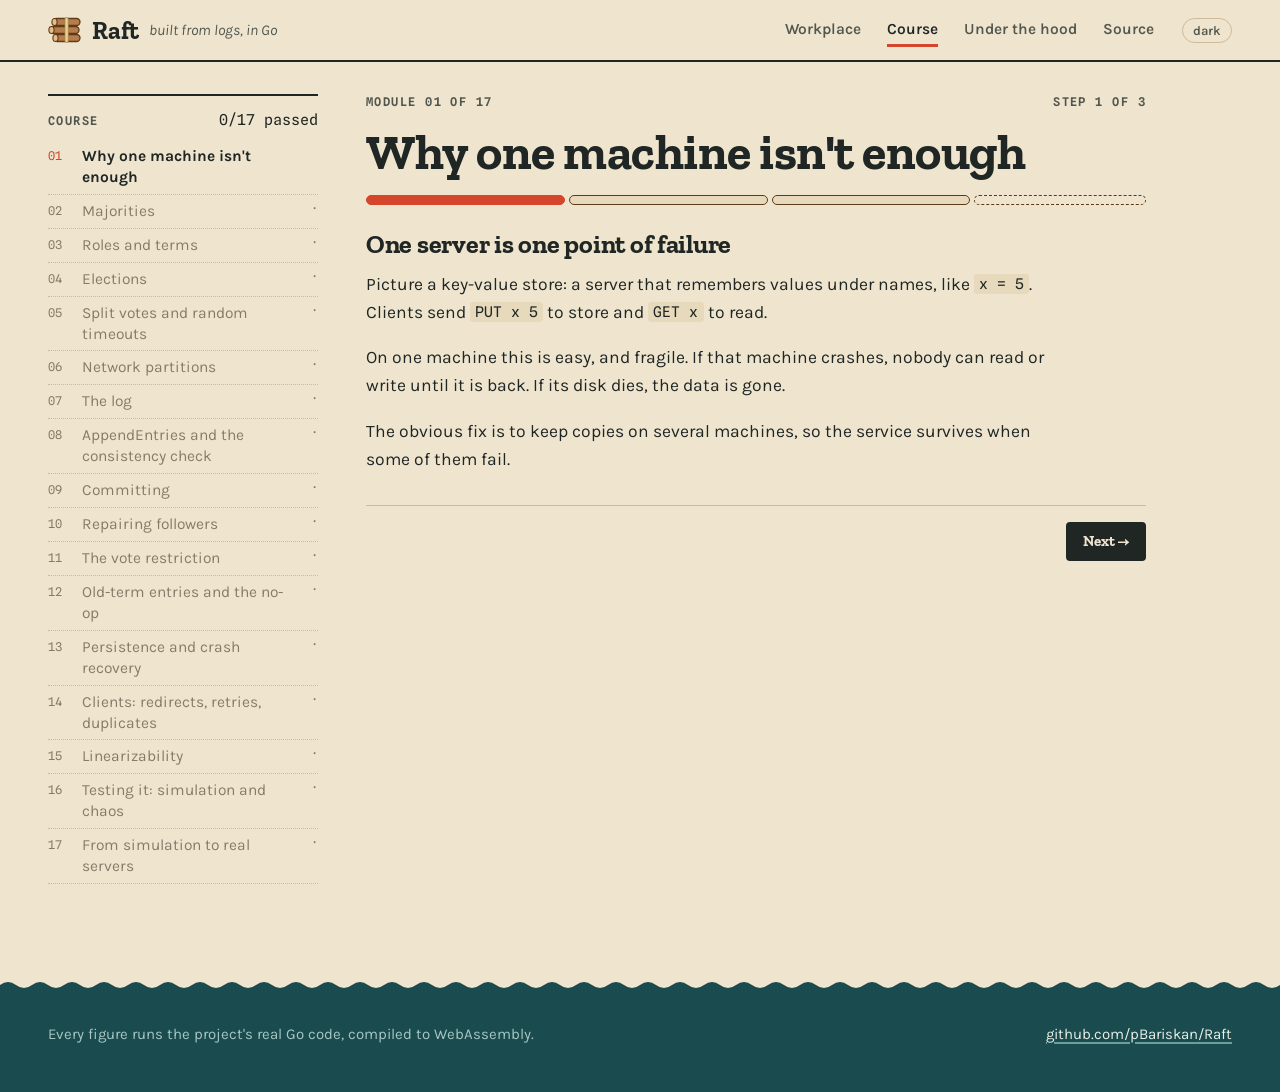
<file: web/course.html>
<!doctype html>
<html lang="en">
<head>
<meta charset="utf-8">
<meta name="viewport" content="width=device-width, initial-scale=1">
<title>Course · Raft</title>
<meta name="description" content="Learn how Raft works, step by step, on a live cluster running the real implementation. Seventeen short modules, each ending with a few questions.">
<link rel="preconnect" href="https://fonts.googleapis.com">
<link rel="preconnect" href="https://fonts.gstatic.com" crossorigin>
<link href="https://fonts.googleapis.com/css2?family=Zilla+Slab:ital,wght@0,500;0,700;1,500&family=Karla:ital,wght@0,400;0,600;0,700;1,400&family=Spline+Sans+Mono:wght@400;600&display=swap" rel="stylesheet">
<link rel="stylesheet" href="css/site.css">
<link rel="stylesheet" href="css/course.css">
</head>
<body>
<header class="masthead"><div class="wrap">
  <a class="brand" href="./"><svg viewBox="0 0 34 26" aria-hidden="true"><g fill="#b57d4b" stroke="#5f3a18" stroke-width="1.3"><rect x="5" y="1.5" width="27" height="7" rx="3.5"/><rect x="2" y="9.5" width="29" height="7" rx="3.5"/><rect x="6" y="17.5" width="26" height="7" rx="3.5"/></g><g fill="#e4be88" stroke="#5f3a18" stroke-width="1.1"><ellipse cx="6.5" cy="5" rx="2.6" ry="3.5"/><ellipse cx="3.5" cy="13" rx="2.6" ry="3.5"/><ellipse cx="7.5" cy="21" rx="2.6" ry="3.5"/></g><rect x="17" y="0.5" width="3.2" height="25" rx="1.6" fill="#ead39b" stroke="#a88a4a" stroke-width=".8"/></svg><b>Raft</b><em>built from logs, in Go</em></a>
  <nav class="nav">
    <a href="workplace.html">Workplace</a>
    <a href="course.html" aria-current="page">Course</a>
    <a href="under-the-hood.html">Under the hood</a>
    <a class="gh" href="https://github.com/pBariskan/Raft">Source</a>
  </nav>
  <button class="theme-toggle" type="button">dark</button>
</div></header>

<main class="wrap course">
  <aside class="toc" id="toc" aria-label="Modules">
    <details open id="toc-details">
      <summary><span class="label">Course</span> <span class="mono small" id="toc-progress"></span></summary>
      <ol id="toc-list"></ol>
      <label class="check small unlock"><input type="checkbox" id="unlock-all"> I know Raft already: open every module</label>
      <button class="btn small" id="reset-progress" type="button">Reset progress</button>
    </details>
  </aside>
  <article class="lesson" id="lesson" aria-live="polite">
    <div class="loading">Loading…</div>
  </article>
</main>

<footer class="footer"><div class="wrap">
  <span>Every figure runs the project's real Go code, compiled to WebAssembly.</span>
  <a href="https://github.com/pBariskan/Raft">github.com/pBariskan/Raft</a>
</div></footer>
<script type="module" src="js/course.js"></script>
</body>
</html>
</file>
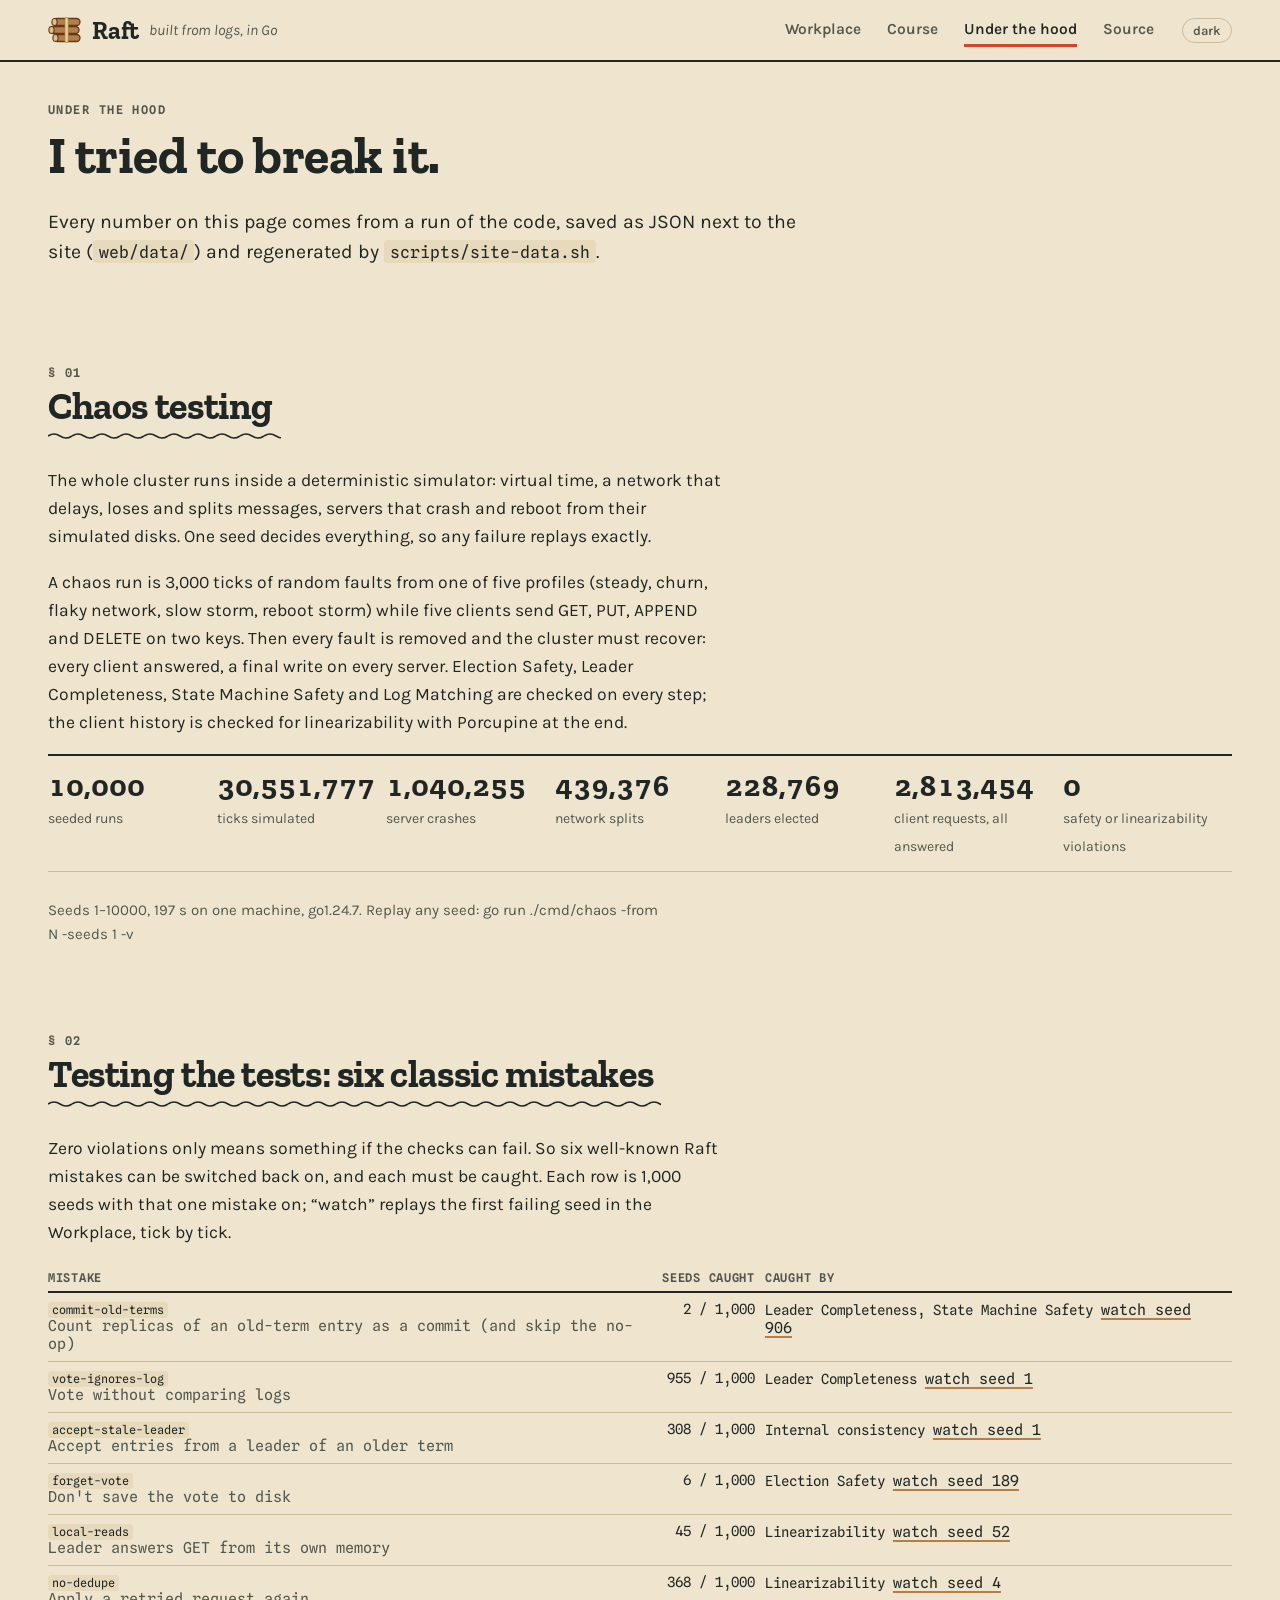
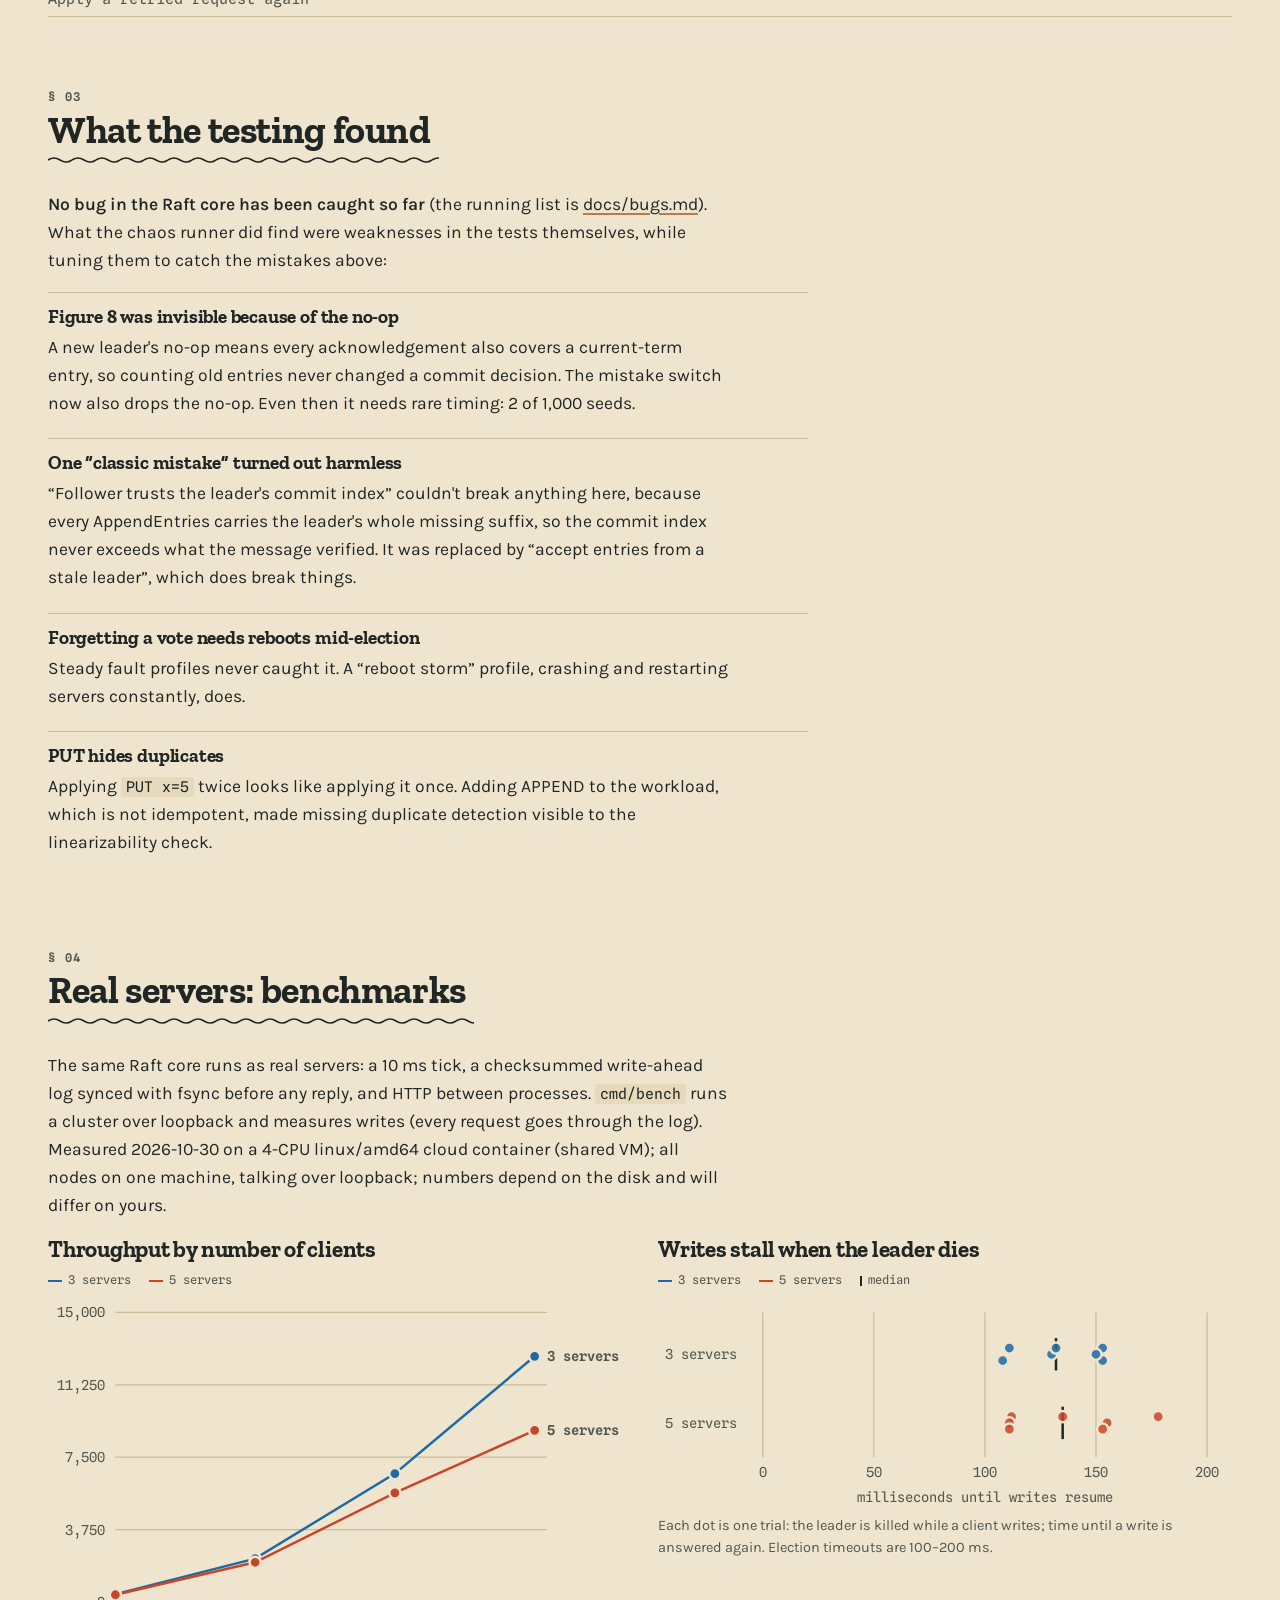
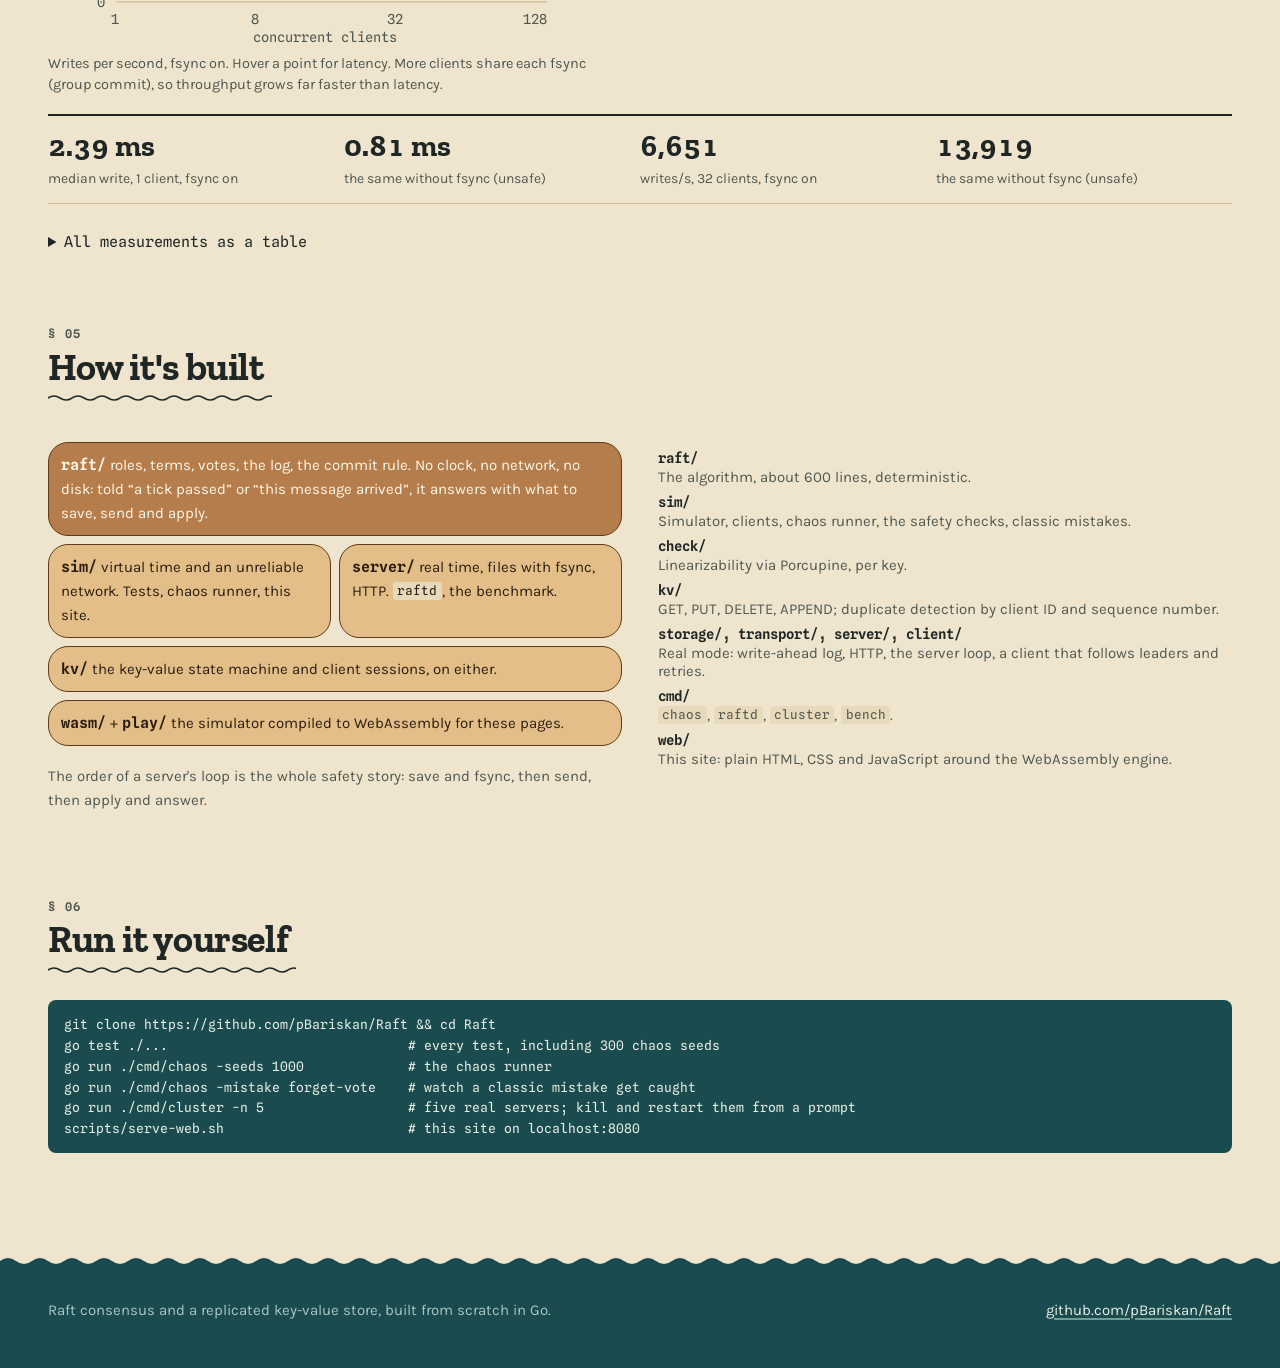
<file: web/under-the-hood.html>
<!doctype html>
<html lang="en">
<head>
<meta charset="utf-8">
<meta name="viewport" content="width=device-width, initial-scale=1">
<title>Under the hood · Raft</title>
<meta name="description" content="How the Raft implementation was tested (chaos runs, classic mistakes, linearizability), benchmarks of real servers, and how the code is put together.">
<link rel="preconnect" href="https://fonts.googleapis.com">
<link rel="preconnect" href="https://fonts.gstatic.com" crossorigin>
<link href="https://fonts.googleapis.com/css2?family=Zilla+Slab:ital,wght@0,500;0,700;1,500&family=Karla:ital,wght@0,400;0,600;0,700;1,400&family=Spline+Sans+Mono:wght@400;600&display=swap" rel="stylesheet">
<link rel="stylesheet" href="css/site.css">
<link rel="stylesheet" href="css/pages.css">
</head>
<body>
<header class="masthead"><div class="wrap">
  <a class="brand" href="./"><svg viewBox="0 0 34 26" aria-hidden="true"><g fill="#b57d4b" stroke="#5f3a18" stroke-width="1.3"><rect x="5" y="1.5" width="27" height="7" rx="3.5"/><rect x="2" y="9.5" width="29" height="7" rx="3.5"/><rect x="6" y="17.5" width="26" height="7" rx="3.5"/></g><g fill="#e4be88" stroke="#5f3a18" stroke-width="1.1"><ellipse cx="6.5" cy="5" rx="2.6" ry="3.5"/><ellipse cx="3.5" cy="13" rx="2.6" ry="3.5"/><ellipse cx="7.5" cy="21" rx="2.6" ry="3.5"/></g><rect x="17" y="0.5" width="3.2" height="25" rx="1.6" fill="#ead39b" stroke="#a88a4a" stroke-width=".8"/></svg><b>Raft</b><em>built from logs, in Go</em></a>
  <nav class="nav">
    <a href="workplace.html">Workplace</a>
    <a href="course.html">Course</a>
    <a href="under-the-hood.html" aria-current="page">Under the hood</a>
    <a class="gh" href="https://github.com/pBariskan/Raft">Source</a>
  </nav>
  <button class="theme-toggle" type="button">dark</button>
</div></header>

<main class="wrap">
  <header class="hero-text" style="padding:40px 0 8px">
    <p class="label">Under the hood</p>
    <h1 style="font-size:clamp(34px,5vw,52px)">I tried to break it.</h1>
    <p class="lede prose-col">Every number on this page comes from a run of the code, saved as JSON next to the site
      (<code>web/data/</code>) and regenerated by <code>scripts/site-data.sh</code>.</p>
  </header>

  <section class="section" id="chaos">
    <div class="section-head"><p class="label">§ 01</p><h2>Chaos testing</h2></div>
    <div class="prose-col">
      <p>The whole cluster runs inside a deterministic simulator: virtual time, a network that delays, loses and
        splits messages, servers that crash and reboot from their simulated disks. One seed decides everything,
        so any failure replays exactly.</p>
      <p>A chaos run is 3,000 ticks of random faults from one of five profiles (steady, churn, flaky network, slow
        storm, reboot storm) while five clients send GET, PUT, APPEND and DELETE on two keys. Then every fault is
        removed and the cluster must recover: every client answered, a final write on every server. Election
        Safety, Leader Completeness, State Machine Safety and Log Matching are checked on every step; the client
        history is checked for linearizability with Porcupine at the end.</p>
    </div>
    <div class="stats" id="chaos-stats"></div>
    <p class="small muted" id="chaos-meta"></p>
  </section>

  <section class="section" id="mistakes">
    <div class="section-head"><p class="label">§ 02</p><h2>Testing the tests: six classic mistakes</h2></div>
    <div class="prose-col">
      <p>Zero violations only means something if the checks can fail. So six well-known Raft mistakes can be switched
        back on, and each must be caught. Each row is 1,000 seeds with that one mistake on; “watch” replays the first
        failing seed in the Workplace, tick by tick.</p>
    </div>
    <div id="mistake-table"></div>
  </section>

  <section class="section" id="lessons">
    <div class="section-head"><p class="label">§ 03</p><h2>What the testing found</h2></div>
    <div class="prose-col">
      <p><b>No bug in the Raft core has been caught so far</b> (the running list is
        <a href="https://github.com/pBariskan/Raft/blob/main/docs/bugs.md">docs/bugs.md</a>). What the chaos runner did
        find were weaknesses in the tests themselves, while tuning them to catch the mistakes above:</p>
      <div class="story"><h3>Figure 8 was invisible because of the no-op</h3>
        <p>A new leader's no-op means every acknowledgement also covers a current-term entry, so counting old entries
          never changed a commit decision. The mistake switch now also drops the no-op. Even then it needs rare timing:
          2 of 1,000 seeds.</p></div>
      <div class="story"><h3>One “classic mistake” turned out harmless</h3>
        <p>“Follower trusts the leader's commit index” couldn't break anything here, because every AppendEntries carries
          the leader's whole missing suffix, so the commit index never exceeds what the message verified. It was
          replaced by “accept entries from a stale leader”, which does break things.</p></div>
      <div class="story"><h3>Forgetting a vote needs reboots mid-election</h3>
        <p>Steady fault profiles never caught it. A “reboot storm” profile, crashing and restarting servers
          constantly, does.</p></div>
      <div class="story"><h3>PUT hides duplicates</h3>
        <p>Applying <code>PUT x=5</code> twice looks like applying it once. Adding APPEND to the workload, which is not
          idempotent, made missing duplicate detection visible to the linearizability check.</p></div>
    </div>
  </section>

  <section class="section" id="bench">
    <div class="section-head"><p class="label">§ 04</p><h2>Real servers: benchmarks</h2></div>
    <div class="prose-col">
      <p>The same Raft core runs as real servers: a 10 ms tick, a checksummed write-ahead log synced with fsync before
        any reply, and HTTP between processes. <code>cmd/bench</code> runs a cluster over loopback and measures writes
        (every request goes through the log). <span id="bench-machine"></span></p>
    </div>
    <div class="two">
      <figure>
        <h3>Throughput by number of clients</h3>
        <div class="chart-legend"><span><i style="background:var(--c1)"></i>3 servers</span><span><i style="background:var(--c2)"></i>5 servers</span></div>
        <div class="chart" id="tput"></div>
        <figcaption>Writes per second, fsync on. Hover a point for latency. More clients share each fsync (group
          commit), so throughput grows far faster than latency.</figcaption>
      </figure>
      <figure>
        <h3>Writes stall when the leader dies</h3>
        <div class="chart-legend"><span><i style="background:var(--c1)"></i>3 servers</span><span><i style="background:var(--c2)"></i>5 servers</span><span><i style="background:var(--ink);height:10px;width:2px"></i>median</span></div>
        <div class="chart" id="failover"></div>
        <figcaption>Each dot is one trial: the leader is killed while a client writes; time until a write is answered
          again. Election timeouts are 100–200 ms.</figcaption>
      </figure>
    </div>
    <div class="stats" id="fsync-stats"></div>
    <details><summary class="mono small">All measurements as a table</summary><div id="bench-table" style="margin-top:10px"></div></details>
  </section>

  <section class="section" id="arch">
    <div class="section-head"><p class="label">§ 05</p><h2>How it's built</h2></div>
    <div class="two">
      <div>
        <div class="layers">
          <div class="layer core"><b>raft/</b> roles, terms, votes, the log, the commit rule. No clock, no network,
            no disk: told “a tick passed” or “this message arrived”, it answers with what to save, send and apply.</div>
          <div class="layer-row">
            <div class="layer"><b>sim/</b> virtual time and an unreliable network. Tests, chaos runner, this site.</div>
            <div class="layer"><b>server/</b> real time, files with fsync, HTTP. <code>raftd</code>, the benchmark.</div>
          </div>
          <div class="layer"><b>kv/</b> the key-value state machine and client sessions, on either.</div>
          <div class="layer"><b>wasm/</b> + <b>play/</b> the simulator compiled to WebAssembly for these pages.</div>
        </div>
        <p class="small muted">The order of a server's loop is the whole safety story: save and fsync, then send,
          then apply and answer.</p>
      </div>
      <dl class="repo">
        <dt>raft/</dt><dd>The algorithm, about 600 lines, deterministic.</dd>
        <dt>sim/</dt><dd>Simulator, clients, chaos runner, the safety checks, classic mistakes.</dd>
        <dt>check/</dt><dd>Linearizability via Porcupine, per key.</dd>
        <dt>kv/</dt><dd>GET, PUT, DELETE, APPEND; duplicate detection by client ID and sequence number.</dd>
        <dt>storage/, transport/, server/, client/</dt><dd>Real mode: write-ahead log, HTTP, the server loop, a client that follows leaders and retries.</dd>
        <dt>cmd/</dt><dd><code>chaos</code>, <code>raftd</code>, <code>cluster</code>, <code>bench</code>.</dd>
        <dt>web/</dt><dd>This site: plain HTML, CSS and JavaScript around the WebAssembly engine.</dd>
      </dl>
    </div>
  </section>

  <section class="section" id="run">
    <div class="section-head"><p class="label">§ 06</p><h2>Run it yourself</h2></div>
<pre class="cmd">git clone https://github.com/pBariskan/Raft && cd Raft
go test ./...                              # every test, including 300 chaos seeds
go run ./cmd/chaos -seeds 1000             # the chaos runner
go run ./cmd/chaos -mistake forget-vote    # watch a classic mistake get caught
go run ./cmd/cluster -n 5                  # five real servers; kill and restart them from a prompt
scripts/serve-web.sh                       # this site on localhost:8080</pre>
  </section>
</main>

<footer class="footer"><div class="wrap">
  <span>Raft consensus and a replicated key-value store, built from scratch in Go.</span>
  <a href="https://github.com/pBariskan/Raft">github.com/pBariskan/Raft</a>
</div></footer>
<script type="module" src="js/hood.js"></script>
</body>
</html>
</file>
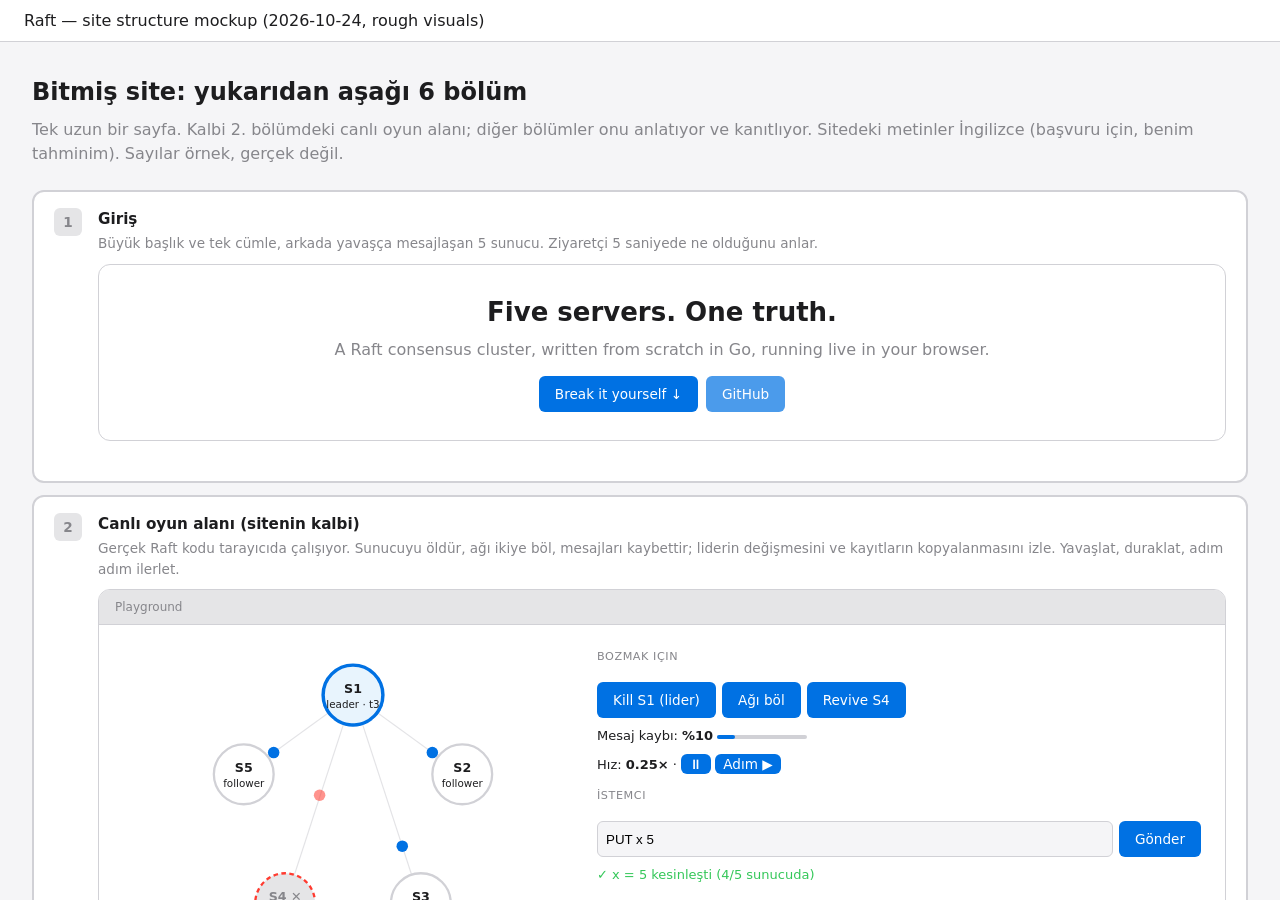
<file: docs/mockups/site-sections.html>
<!DOCTYPE html>
<html>
<head>
  <meta charset="utf-8">
  <title>Superpowers Brainstorming</title>
  <style>
    /*
     * BRAINSTORM COMPANION FRAME TEMPLATE
     *
     * This template provides a consistent frame with:
     * - OS-aware light/dark theming
     * - Header branding and connection status
     * - Scrollable main content area
     * - CSS helpers for common UI patterns
     *
     * Content is injected via placeholder comment in #frame-content.
     */

    * { box-sizing: border-box; margin: 0; padding: 0; }
    html, body { height: 100%; overflow: hidden; }

    /* ===== THEME VARIABLES ===== */
    :root {
      --bg-primary: #f5f5f7;
      --bg-secondary: #ffffff;
      --bg-tertiary: #e5e5e7;
      --border: #d1d1d6;
      --text-primary: #1d1d1f;
      --text-secondary: #86868b;
      --text-tertiary: #aeaeb2;
      --accent: #0071e3;
      --accent-hover: #0077ed;
      --success: #34c759;
      --warning: #ff9f0a;
      --error: #ff3b30;
      --selected-bg: #e8f4fd;
      --selected-border: #0071e3;
    }

    @media (prefers-color-scheme: dark) {
      :root {
        --bg-primary: #1d1d1f;
        --bg-secondary: #2d2d2f;
        --bg-tertiary: #3d3d3f;
        --border: #424245;
        --text-primary: #f5f5f7;
        --text-secondary: #86868b;
        --text-tertiary: #636366;
        --accent: #0a84ff;
        --accent-hover: #409cff;
        --selected-bg: rgba(10, 132, 255, 0.15);
        --selected-border: #0a84ff;
      }
    }

    body {
      font-family: system-ui, -apple-system, BlinkMacSystemFont, sans-serif;
      background: var(--bg-primary);
      color: var(--text-primary);
      display: flex;
      flex-direction: column;
      line-height: 1.5;
    }

    /* ===== FRAME STRUCTURE ===== */
    .brand { display: flex; align-items: center; min-width: 0; overflow: hidden; color: var(--text-secondary); line-height: 1; }
    .brand a { color: inherit; text-decoration: none; display: flex; align-items: center; gap: 0.5rem; min-width: 0; max-width: 100%; line-height: 1; }
    .brand-copy { display: block; min-width: 0; overflow: hidden; text-overflow: ellipsis; white-space: nowrap; line-height: 1; transform: translateY(-1px); }
    .brand-logo { display: block; height: 1em; width: auto; max-width: 180px; flex-shrink: 0; filter: invert(1); }
    @media (prefers-color-scheme: dark) {
      .brand-logo { filter: none; }
    }
    .status { font-size: 0.7rem; color: var(--status-color, var(--success)); display: flex; align-items: center; gap: 0.4rem; justify-self: end; white-space: nowrap; line-height: 1; }
    .status::before { content: ''; width: 6px; height: 6px; background: var(--status-color, var(--success)); border-radius: 50%; }

    .main { flex: 1; overflow-y: auto; }
    #frame-content { padding: 2rem; min-height: 100%; }

    .header {
      background: var(--bg-secondary);
      border-bottom: 1px solid var(--border);
      padding: 0.5rem 1.5rem;
      flex-shrink: 0;
      display: grid;
      grid-template-columns: minmax(0, 1fr) auto;
      align-items: center;
      gap: 1rem;
      min-height: 42px;
    }
    .header .brand { justify-self: start; width: 100%; font-size: 0.75rem; line-height: 1; }
    .header .status { grid-column: 2; line-height: 1; }
    .header span {
      font-size: 0.75rem;
      color: var(--text-secondary);
    }
    .header .selected-text {
      color: var(--accent);
      font-weight: 500;
    }

    /* ===== TYPOGRAPHY ===== */
    h2 { font-size: 1.5rem; font-weight: 600; margin-bottom: 0.5rem; }
    h3 { font-size: 1.1rem; font-weight: 600; margin-bottom: 0.25rem; }
    .subtitle { color: var(--text-secondary); margin-bottom: 1.5rem; }
    .section { margin-bottom: 2rem; }
    .label { font-size: 0.7rem; color: var(--text-secondary); text-transform: uppercase; letter-spacing: 0.05em; margin-bottom: 0.5rem; }

    /* ===== OPTIONS (for A/B/C choices) ===== */
    .options { display: flex; flex-direction: column; gap: 0.75rem; }
    .option {
      background: var(--bg-secondary);
      border: 2px solid var(--border);
      border-radius: 12px;
      padding: 1rem 1.25rem;
      cursor: pointer;
      transition: all 0.15s ease;
      display: flex;
      align-items: flex-start;
      gap: 1rem;
    }
    .option:hover { border-color: var(--accent); }
    .option.selected { background: var(--selected-bg); border-color: var(--selected-border); }
    .option .letter {
      background: var(--bg-tertiary);
      color: var(--text-secondary);
      width: 1.75rem; height: 1.75rem;
      border-radius: 6px;
      display: flex; align-items: center; justify-content: center;
      font-weight: 600; font-size: 0.85rem; flex-shrink: 0;
    }
    .option.selected .letter { background: var(--accent); color: white; }
    .option .content { flex: 1; }
    .option .content h3 { font-size: 0.95rem; margin-bottom: 0.15rem; }
    .option .content p { color: var(--text-secondary); font-size: 0.85rem; margin: 0; }

    /* ===== CARDS (for showing designs/mockups) ===== */
    .cards { display: grid; grid-template-columns: repeat(auto-fit, minmax(280px, 1fr)); gap: 1rem; }
    .card {
      background: var(--bg-secondary);
      border: 1px solid var(--border);
      border-radius: 12px;
      overflow: hidden;
      cursor: pointer;
      transition: all 0.15s ease;
    }
    .card:hover { border-color: var(--accent); transform: translateY(-2px); box-shadow: 0 4px 12px rgba(0,0,0,0.1); }
    .card.selected { border-color: var(--selected-border); border-width: 2px; }
    .card-image { background: var(--bg-tertiary); aspect-ratio: 16/10; display: flex; align-items: center; justify-content: center; }
    .card-body { padding: 1rem; }
    .card-body h3 { margin-bottom: 0.25rem; }
    .card-body p { color: var(--text-secondary); font-size: 0.85rem; }

    /* ===== MOCKUP CONTAINER ===== */
    .mockup {
      background: var(--bg-secondary);
      border: 1px solid var(--border);
      border-radius: 12px;
      overflow: hidden;
      margin-bottom: 1.5rem;
    }
    .mockup-header {
      background: var(--bg-tertiary);
      padding: 0.5rem 1rem;
      font-size: 0.75rem;
      color: var(--text-secondary);
      border-bottom: 1px solid var(--border);
    }
    .mockup-body { padding: 1.5rem; }

    /* ===== SPLIT VIEW (side-by-side comparison) ===== */
    .split { display: grid; grid-template-columns: 1fr 1fr; gap: 1.5rem; }
    @media (max-width: 700px) { .split { grid-template-columns: 1fr; } }

    /* ===== PROS/CONS ===== */
    .pros-cons { display: grid; grid-template-columns: 1fr 1fr; gap: 1rem; margin: 1rem 0; }
    .pros, .cons { background: var(--bg-secondary); border-radius: 8px; padding: 1rem; }
    .pros h4 { color: var(--success); font-size: 0.85rem; margin-bottom: 0.5rem; }
    .cons h4 { color: var(--error); font-size: 0.85rem; margin-bottom: 0.5rem; }
    .pros ul, .cons ul { margin-left: 1.25rem; font-size: 0.85rem; color: var(--text-secondary); }
    .pros li, .cons li { margin-bottom: 0.25rem; }

    /* ===== PLACEHOLDER (for mockup areas) ===== */
    .placeholder {
      background: var(--bg-tertiary);
      border: 2px dashed var(--border);
      border-radius: 8px;
      padding: 2rem;
      text-align: center;
      color: var(--text-tertiary);
    }

    /* ===== INLINE MOCKUP ELEMENTS ===== */
    .mock-nav { background: var(--accent); color: white; padding: 0.75rem 1rem; display: flex; gap: 1.5rem; font-size: 0.9rem; }
    .mock-sidebar { background: var(--bg-tertiary); padding: 1rem; min-width: 180px; }
    .mock-content { padding: 1.5rem; flex: 1; }
    .mock-button { background: var(--accent); color: white; border: none; padding: 0.5rem 1rem; border-radius: 6px; font-size: 0.85rem; }
    .mock-input { background: var(--bg-primary); border: 1px solid var(--border); border-radius: 6px; padding: 0.5rem; width: 100%; }
  </style>
</head>
<body>
  <div class="header">
    <div>Raft — site structure mockup (2026-10-24, rough visuals)</div>
  </div>

  <div class="main">
    <div id="frame-content">
      <h2>Bitmiş site: yukarıdan aşağı 6 bölüm</h2>
<p class="subtitle">Tek uzun bir sayfa. Kalbi 2. bölümdeki canlı oyun alanı; diğer bölümler onu anlatıyor ve kanıtlıyor. Sitedeki metinler İngilizce (başvuru için, benim tahminim). Sayılar örnek, gerçek değil.</p>

<div class="options" data-multiselect>

  <div class="option" data-choice="hero">
    <div class="letter">1</div>
    <div class="content">
      <h3>Giriş</h3>
      <p>Büyük başlık ve tek cümle, arkada yavaşça mesajlaşan 5 sunucu. Ziyaretçi 5 saniyede ne olduğunu anlar.</p>
      <div class="mockup" style="margin-top:10px">
        <div class="mockup-body" style="text-align:center;padding:28px 16px">
          <div style="font-size:26px;font-weight:700">Five servers. One truth.</div>
          <div style="color:var(--text-secondary);margin-top:6px">A Raft consensus cluster, written from scratch in Go, running live in your browser.</div>
          <div style="margin-top:14px;display:flex;gap:8px;justify-content:center">
            <span class="mock-button">Break it yourself ↓</span>
            <span class="mock-button" style="opacity:.7">GitHub</span>
          </div>
        </div>
      </div>
    </div>
  </div>

  <div class="option" data-choice="playground">
    <div class="letter">2</div>
    <div class="content">
      <h3>Canlı oyun alanı (sitenin kalbi)</h3>
      <p>Gerçek Raft kodu tarayıcıda çalışıyor. Sunucuyu öldür, ağı ikiye böl, mesajları kaybettir; liderin değişmesini ve kayıtların kopyalanmasını izle. Yavaşlat, duraklat, adım adım ilerlet.</p>

      <div class="mockup" style="margin-top:10px">
        <div class="mockup-header">Playground</div>
        <div class="mockup-body" style="display:flex;gap:14px;flex-wrap:wrap">

          <svg viewBox="0 0 400 270" style="flex:1 1 320px;min-width:280px;max-width:460px">
            <g stroke="var(--border)" stroke-width="1" opacity=".6">
              <line x1="200" y1="40" x2="295" y2="109"/><line x1="200" y1="40" x2="259" y2="221"/>
              <line x1="200" y1="40" x2="141" y2="221"/><line x1="200" y1="40" x2="105" y2="109"/>
            </g>
            <g fill="var(--accent)">
              <circle r="5"><animateMotion dur="1.4s" repeatCount="indefinite" path="M200,40 L295,109"/></circle>
              <circle r="5"><animateMotion dur="1.4s" repeatCount="indefinite" path="M200,40 L259,221"/></circle>
              <circle r="5"><animateMotion dur="1.4s" repeatCount="indefinite" path="M200,40 L105,109"/></circle>
            </g>
            <circle r="5" fill="var(--error)"><animateMotion dur="1.4s" repeatCount="indefinite" path="M200,40 L160,160"/><animate attributeName="opacity" values="1;1;0" dur="1.4s" repeatCount="indefinite"/></circle>

            <g font-size="11" text-anchor="middle" fill="var(--text-primary)">
              <circle cx="200" cy="40" r="26" fill="var(--selected-bg)" stroke="var(--accent)" stroke-width="3"/>
              <text x="200" y="38" font-weight="700">S1</text><text x="200" y="51" font-size="9">leader · t3</text>

              <circle cx="295" cy="109" r="26" fill="var(--bg-secondary)" stroke="var(--border)" stroke-width="2"/>
              <text x="295" y="107" font-weight="700">S2</text><text x="295" y="120" font-size="9">follower</text>

              <circle cx="259" cy="221" r="26" fill="var(--bg-secondary)" stroke="var(--border)" stroke-width="2"/>
              <text x="259" y="219" font-weight="700">S3</text><text x="259" y="232" font-size="9">follower</text>

              <circle cx="141" cy="221" r="26" fill="var(--bg-tertiary)" stroke="var(--error)" stroke-width="2" stroke-dasharray="4 3"/>
              <text x="141" y="219" font-weight="700" fill="var(--text-secondary)">S4 ✕</text><text x="141" y="232" font-size="9" fill="var(--error)">down</text>

              <circle cx="105" cy="109" r="26" fill="var(--bg-secondary)" stroke="var(--border)" stroke-width="2"/>
              <text x="105" y="107" font-weight="700">S5</text><text x="105" y="120" font-size="9">follower</text>
            </g>
            <text x="200" y="262" font-size="10" text-anchor="middle" fill="var(--text-secondary)">mavi nokta = kalp atışı · kırmızı = kaybolan mesaj</text>
          </svg>

          <div style="flex:1 1 200px;display:flex;flex-direction:column;gap:8px;font-size:13px">
            <div class="label">Bozmak için</div>
            <div style="display:flex;flex-wrap:wrap;gap:6px">
              <span class="mock-button">Kill S1 (lider)</span>
              <span class="mock-button">Ağı böl</span>
              <span class="mock-button">Revive S4</span>
            </div>
            <div>Mesaj kaybı: <b>%10</b> <span style="display:inline-block;width:90px;height:4px;background:var(--border);vertical-align:middle;border-radius:2px"><span style="display:block;width:20%;height:4px;background:var(--accent);border-radius:2px"></span></span></div>
            <div>Hız: <b>0.25×</b> · <span class="mock-button" style="padding:2px 8px">⏸</span> <span class="mock-button" style="padding:2px 8px">Adım ▶</span></div>
            <div class="label" style="margin-top:6px">İstemci</div>
            <div style="display:flex;gap:6px"><input class="mock-input" value="PUT x 5" style="flex:1"><span class="mock-button">Gönder</span></div>
            <div style="color:var(--success)">✓ x = 5 kesinleşti (4/5 sunucuda)</div>
          </div>
        </div>

        <div class="mockup-body" style="display:flex;gap:14px;flex-wrap:wrap;border-top:1px solid var(--border);font-size:12px">
          <div style="flex:1 1 260px">
            <div class="label">Her sunucunun kaydı (log) — dolu kutu = kesinleşti</div>
            <div style="font-family:ui-monospace,monospace;line-height:1.9">
              S1 <span style="background:var(--accent);color:#fff;padding:1px 5px">1</span> <span style="background:var(--accent);color:#fff;padding:1px 5px">1</span> <span style="background:var(--accent);color:#fff;padding:1px 5px">3</span> <span style="border:1px solid var(--accent);padding:0 5px">3</span><br>
              S2 <span style="background:var(--accent);color:#fff;padding:1px 5px">1</span> <span style="background:var(--accent);color:#fff;padding:1px 5px">1</span> <span style="background:var(--accent);color:#fff;padding:1px 5px">3</span> <span style="border:1px solid var(--accent);padding:0 5px">3</span><br>
              S3 <span style="background:var(--accent);color:#fff;padding:1px 5px">1</span> <span style="background:var(--accent);color:#fff;padding:1px 5px">1</span> <span style="background:var(--accent);color:#fff;padding:1px 5px">3</span><br>
              S4 <span style="background:var(--text-tertiary);color:#fff;padding:1px 5px">1</span> <span style="color:var(--text-secondary)">← geride kaldı</span><br>
              S5 <span style="background:var(--accent);color:#fff;padding:1px 5px">1</span> <span style="background:var(--accent);color:#fff;padding:1px 5px">1</span> <span style="background:var(--accent);color:#fff;padding:1px 5px">3</span> <span style="border:1px solid var(--accent);padding:0 5px">3</span>
            </div>
          </div>
          <div style="flex:1 1 220px">
            <div class="label">Olay akışı</div>
            <div style="font-family:ui-monospace,monospace;line-height:1.7;color:var(--text-secondary)">
              t2 · S2'nin kalp atışı kesildi<br>
              t3 · S1 aday oldu, 4/5 oy aldı → lider<br>
              t3 · S4 kapandı<br>
              t3 · PUT x 5 → 4/5 onay → kesinleşti
            </div>
          </div>
        </div>
      </div>
    </div>
  </div>

  <div class="option" data-choice="scenarios">
    <div class="letter">3</div>
    <div class="content">
      <h3>Rehberli senaryolar</h3>
      <p>Raft'ı bilmeyen birine adım adım anlatan kısa hikâyeler. Her biri oyun alanında oynar, her adımda bir cümle açıklama çıkar. "Görsel olarak anlatma" kısmı burası.</p>
      <div class="cards" style="margin-top:10px">
        <div class="card"><div class="card-body"><h3>Lider çökerse</h3><p>Kalp atışı kesilir, seçim başlar, yeni lider gelir.</p></div></div>
        <div class="card"><div class="card-body"><h3>Ağ ikiye bölünürse</h3><p>Azınlık tarafı neden yazamaz? Çoğunluk kuralı.</p></div></div>
        <div class="card"><div class="card-body"><h3>Eski lider geri dönerse</h3><p>Kendini hâlâ lider sanır; dönem numarası onu durdurur.</p></div></div>
        <div class="card"><div class="card-body"><h3>Mesajlar kaybolursa</h3><p>Tekrar denemeler; hiçbir kesinleşmiş kayıt kaybolmaz.</p></div></div>
      </div>
    </div>
  </div>

  <div class="option" data-choice="chaos">
    <div class="letter">4</div>
    <div class="content">
      <h3>Kaos testleri: "Kırmaya çalıştım"</h3>
      <p>Binlerce rastgele felaket senaryosu ve her birinden sonra "veri tutarlı mı?" kontrolü. Artı: testlerin yakaladığı gerçek hataların kısa hikâyesi. Mühendisleri en çok etkileyen kısım muhtemelen bu.</p>
      <div style="display:flex;gap:10px;flex-wrap:wrap;margin-top:10px">
        <div class="mockup" style="flex:1;min-width:140px"><div class="mockup-body" style="text-align:center"><div style="font-size:24px;font-weight:700">10.000</div><div style="color:var(--text-secondary);font-size:12px">rastgele senaryo (örnek)</div></div></div>
        <div class="mockup" style="flex:1;min-width:140px"><div class="mockup-body" style="text-align:center"><div style="font-size:24px;font-weight:700;color:var(--success)">0</div><div style="color:var(--text-secondary);font-size:12px">tutarlılık hatası</div></div></div>
        <div class="mockup" style="flex:2;min-width:220px"><div class="mockup-body" style="font-size:12px"><b>Bug #2:</b> ağ bölünmesi + yeniden başlatma aynı anda olunca eski lider bir kaydı ezdi. Test 3.412. senaryoda yakaladı, düzeltmesi şu commit.</div></div>
      </div>
    </div>
  </div>

  <div class="option" data-choice="architecture">
    <div class="letter">5</div>
    <div class="content">
      <h3>Nasıl kuruldu</h3>
      <p>Katmanları gösteren bir diyagram. Vurgu: aynı Raft kodu hem gerçek ağda (bilgisayarında ayrı süreçler) hem tarayıcıda simüle ağda çalışıyor.</p>
      <div class="mockup" style="margin-top:10px"><div class="mockup-body" style="font-size:12px">
        <div style="display:grid;grid-template-columns:1fr;gap:6px;max-width:420px;margin:0 auto;text-align:center">
          <div class="placeholder" style="padding:8px">İstemci: PUT / GET</div>
          <div class="placeholder" style="padding:8px">Veritabanı (key-value durum makinesi)</div>
          <div class="placeholder" style="padding:8px;border-color:var(--accent)"><b>Raft çekirdeği</b> — lider seçimi, kayıt kopyalama</div>
          <div style="display:grid;grid-template-columns:1fr 1fr;gap:6px">
            <div class="placeholder" style="padding:8px">Ağ: gerçek TCP <i>ya da</i> simüle</div>
            <div class="placeholder" style="padding:8px">Disk: kayıt dosyası (WAL)</div>
          </div>
        </div>
      </div></div>
    </div>
  </div>

  <div class="option" data-choice="writeup">
    <div class="letter">6</div>
    <div class="content">
      <h3>Ölçümler ve yazı</h3>
      <p>Gerçek modda 3 ve 5 sunuculu kümenin hız ölçümleri (saniyede kaç yazma, gecikme). Altında "Raft'ı yazarken öğrendiklerim" yazısı ve GitHub linki. Mülakatta konuşacağın her şey burada özetli.</p>
    </div>
  </div>

</div>

    </div>
  </div>

</body>
</html>
</file>
<file: web/css/site.css>
/* Raft — site styles. Design notes: docs/design.md
   A raft of logs: the page is the shore (sand), every live machine floats on the sea, each server is
   a wooden log, rope lashes together the servers that can talk, the leader flies the flag. */

:root {
  /* shore */
  --paper: #efe5cf; --paper-2: #e6d9bc; --paper-3: #d8c7a3;
  --ink: #1f2624; --ink-2: #51574e; --ink-3: #847c6a; --rule: #cbbb98;
  /* meanings */
  --signal: #b8381e; --signal-soft: #f0cdbd;   /* elections, alerts: the flag */
  --wire: #1d5a5f; --wire-soft: #cfe0da;       /* replication: the sea */
  --client: #7f5c0c; --client-soft: #efdfae;   /* clients: rope */
  --ok: #2c6a3a; --ok-soft: #cfe2c6;
  /* sea */
  --sea: #1f5b60; --sea-2: #194b4f; --sea-3: #2f777c; --foam: #e8efe6; --foam-2: #a8c7c2; --foam-3: #6f9d99;
  /* wood and rope */
  --wood: #b57d4b; --wood-2: #8a5729; --wood-3: #5f3a18; --grain: #e4be88; --ring: #bb8b53;
  --rope: #ead39b; --rope-2: #a88a4a; --flag: #d4452b;
  --grey-log: #6a6a60; --grey-log-2: #45453f;
  /* entries, painted on the logs by term */
  --t1: #ecd6a6; --t2: #a6cbbb; --t3: #e8ae93; --t4: #b9c3e3; --t5: #edc06a; --t6: #cdb1d6; --t7: #b0d8cf; --t8: #e0c2a2;
  --seg-ink: #2b1d0e;
  /* charts (validated against the sand and the night page) */
  --c1: #1f6aa5; --c2: #c8452a;
  --display: "Zilla Slab", "Rockwell", Georgia, serif;
  --sans: "Karla", "Helvetica Neue", Arial, sans-serif;
  --mono: "Spline Sans Mono", ui-monospace, "SF Mono", Menlo, Consolas, monospace;
  --wave-rule: url("data:image/svg+xml,%3Csvg xmlns='http://www.w3.org/2000/svg' width='24' height='8'%3E%3Cpath d='M0 4 q6 -4 12 0 t12 0' fill='none' stroke='%231f2624' stroke-width='1.6'/%3E%3C/svg%3E");
  --gutter: 28px;
  color-scheme: light;
}

@media (prefers-color-scheme: dark) {
  :root:not([data-theme="light"]) {
    --paper: #0f1c1e; --paper-2: #152729; --paper-3: #1e3335;
    --ink: #ece4d2; --ink-2: #a9b3aa; --ink-3: #74807a; --rule: #2a3e40;
    --signal: #f0704f; --signal-soft: #4a2015;
    --wire: #82c6c4; --wire-soft: #173c3e;
    --client: #e6b84f; --client-soft: #3e300d;
    --ok: #77c98d; --ok-soft: #173a22;
    --sea: #123c40; --sea-2: #0c2d30; --sea-3: #1f585c;
    --c1: #4a9ad8; --c2: #e8673f;
    --wave-rule: url("data:image/svg+xml,%3Csvg xmlns='http://www.w3.org/2000/svg' width='24' height='8'%3E%3Cpath d='M0 4 q6 -4 12 0 t12 0' fill='none' stroke='%23ece4d2' stroke-width='1.6'/%3E%3C/svg%3E");
    color-scheme: dark;
  }
}
:root[data-theme="dark"] {
  --paper: #0f1c1e; --paper-2: #152729; --paper-3: #1e3335;
  --ink: #ece4d2; --ink-2: #a9b3aa; --ink-3: #74807a; --rule: #2a3e40;
  --signal: #f0704f; --signal-soft: #4a2015;
  --wire: #82c6c4; --wire-soft: #173c3e;
  --client: #e6b84f; --client-soft: #3e300d;
  --ok: #77c98d; --ok-soft: #173a22;
  --sea: #123c40; --sea-2: #0c2d30; --sea-3: #1f585c;
  --c1: #4a9ad8; --c2: #e8673f;
  --wave-rule: url("data:image/svg+xml,%3Csvg xmlns='http://www.w3.org/2000/svg' width='24' height='8'%3E%3Cpath d='M0 4 q6 -4 12 0 t12 0' fill='none' stroke='%23ece4d2' stroke-width='1.6'/%3E%3C/svg%3E");
  color-scheme: dark;
}

*, *::before, *::after { box-sizing: border-box; }
html { -webkit-text-size-adjust: 100%; }
body {
  margin: 0;
  background: var(--paper);
  color: var(--ink);
  font: 17.5px/1.6 var(--sans);
  font-feature-settings: "kern", "liga";
}
img, svg { display: block; max-width: 100%; }
a { color: inherit; text-decoration-color: var(--wood); text-decoration-thickness: 2px; text-underline-offset: 3px; }
a:hover { color: var(--signal); text-decoration-color: var(--signal); }
:focus-visible { outline: 2px solid var(--flag); outline-offset: 2px; }
::selection { background: var(--rope); color: #1f2624; }

h1, h2, h3, h4 { font-family: var(--display); font-weight: 700; line-height: 1.05; margin: 0 0 .5em; letter-spacing: -0.01em; }
h1 { font-size: clamp(42px, 6.4vw, 80px); line-height: .98; }
h2 { font-size: clamp(28px, 3.4vw, 38px); }
h3 { font-size: 23px; }
h4 { font-size: 19px; }
p { margin: 0 0 1em; max-width: 68ch; }
b, strong { font-weight: 600; }
code, kbd, .mono { font-family: var(--mono); font-size: .84em; }
code { background: var(--paper-2); padding: .1em .35em; border-radius: 3px; }
small, .small { font-size: 15px; }
.muted { color: var(--ink-2); }
.label {
  font: 600 12px/1.3 var(--mono);
  letter-spacing: .12em;
  text-transform: uppercase;
  color: var(--ink-2);
}
hr { border: 0; height: 8px; margin: 32px 0; background: var(--wave-rule) repeat-x left center; }

/* ---------- page frame ---------- */

.wrap { max-width: 1240px; margin: 0 auto; padding: 0 var(--gutter); }
.masthead { background: var(--paper); position: sticky; top: 0; z-index: 20; border-bottom: 2px solid var(--ink); }
.masthead .wrap { display: flex; align-items: center; gap: 28px; height: 60px; }
.brand { display: flex; align-items: center; gap: 10px; text-decoration: none; white-space: nowrap; }
.brand svg { width: 34px; height: 26px; flex: none; }
.brand b { font: 700 25px/1 var(--display); letter-spacing: -.01em; }
.brand em { font: italic 400 15px var(--sans); color: var(--ink-2); }
.brand:hover { color: var(--ink); }
.nav { display: flex; gap: 26px; margin-left: auto; font: 600 15.5px var(--sans); }
.nav a { text-decoration: none; color: var(--ink-2); padding: 6px 0; border-bottom: 3px solid transparent; }
.nav a:hover { color: var(--ink); }
.nav a[aria-current="page"] { color: var(--ink); border-bottom-color: var(--flag); }
.theme-toggle { background: none; border: 1.5px solid var(--rule); color: var(--ink-2); font: 600 13px var(--sans); padding: 4px 10px; cursor: pointer; border-radius: 20px; }
.theme-toggle:hover { color: var(--ink); border-color: var(--ink-2); }
@media (max-width: 760px) {
  .masthead .wrap { gap: 14px; }
  .nav { gap: 14px; font-size: 14px; }
  .nav .gh { display: none; }
  .theme-toggle { display: none; }
  .brand em { display: none; }
}
@media (max-width: 400px) { .nav { gap: 11px; font-size: 13.5px; } .brand svg { display: none; } }

.footer { background: var(--sea-2); color: var(--foam-2); margin-top: 90px; padding: 34px 0 46px; font-size: 15px; position: relative; }
.footer::before { content: ""; position: absolute; left: 0; right: 0; top: -9px; height: 10px; background: var(--sea-2); -webkit-mask: url("data:image/svg+xml,%3Csvg xmlns='http://www.w3.org/2000/svg' width='32' height='10'%3E%3Cpath d='M0 10 V6 q8 -6 16 0 t16 0 V10 z'/%3E%3C/svg%3E") repeat-x; mask: url("data:image/svg+xml,%3Csvg xmlns='http://www.w3.org/2000/svg' width='32' height='10'%3E%3Cpath d='M0 10 V6 q8 -6 16 0 t16 0 V10 z'/%3E%3C/svg%3E") repeat-x; }
.footer .wrap { display: flex; gap: 24px; flex-wrap: wrap; justify-content: space-between; }
.footer a { color: var(--foam); text-decoration-color: var(--foam-3); }

.section { padding: 64px 0 8px; }
.section-head { margin-bottom: 26px; }
.section-head .label { margin: 0 0 6px; }
.section-head h2 { margin: 0; padding: 0 8px 14px 0; background: var(--wave-rule) repeat-x left bottom / 24px 8px; max-width: max-content; }

/* ---------- controls ---------- */

.btn {
  display: inline-flex; align-items: center; gap: 8px;
  font: 700 15px/1 var(--display);
  padding: 10px 15px;
  border: 2px solid var(--ink);
  border-radius: 4px;
  background: transparent;
  color: var(--ink);
  cursor: pointer;
  text-decoration: none;
  white-space: nowrap;
}
.btn:hover { background: var(--paper-2); color: var(--ink); }
.btn.primary { background: var(--ink); color: var(--paper); }
.btn.primary:hover { background: var(--flag); border-color: var(--flag); color: #fff; }
.btn.danger { border-color: var(--signal); color: var(--signal); }
.btn.danger:hover { background: var(--signal); color: #fff; }
.btn.small { padding: 7px 10px; font-size: 13.5px; border-width: 1.5px; }
.btn[disabled] { opacity: .45; cursor: not-allowed; }
.btn[aria-pressed="true"] { background: var(--ink); color: var(--paper); }
.btn-row { display: flex; flex-wrap: wrap; gap: 8px; }

input[type="text"], input[type="number"], select {
  font: 14px var(--mono);
  color: var(--ink);
  background: var(--paper-2);
  border: 1.5px solid var(--rule);
  border-bottom-color: var(--ink-2);
  padding: 7px 8px;
  border-radius: 4px;
  min-width: 0;
}
input[type="range"] { accent-color: var(--wood-2); width: 100%; }
label.field { display: grid; gap: 4px; font: 600 12px var(--mono); letter-spacing: .06em; color: var(--ink-2); }
label.check { display: flex; gap: 8px; align-items: baseline; font-size: 15px; cursor: pointer; }
label.check input { accent-color: var(--wood-2); }

/* ---------- the sea (every live figure floats on it) ---------- */

figure { margin: 0; }
.figure { background: var(--sea); border-radius: 8px; position: relative; overflow: hidden; }
figcaption, .caption { font: 14.5px/1.5 var(--sans); color: var(--ink-2); padding: 8px 0 0; }
figcaption b, .caption b { color: var(--ink); font-weight: 600; }

/* ---------- the raft (cluster drawing) ---------- */

.cluster { width: 100%; height: auto; user-select: none; -webkit-user-select: none; touch-action: manipulation; }
.cluster text { font-family: var(--mono); }
.cluster .water { fill: var(--sea); }
.cluster .waves path { fill: none; stroke: var(--sea-3); stroke-width: 2; stroke-linecap: round; }
.cluster .tick-label { font-size: 11px; fill: var(--foam-3); }
.cluster .hatch-line { stroke: rgba(43, 29, 14, .35); stroke-width: 2.2; }
.cluster .node { cursor: default; }
.cluster.interactive .node { cursor: pointer; }
.cluster .node-g { transition: transform .5s cubic-bezier(.3,.7,.3,1); }
.cluster .node > * { transition: transform .5s cubic-bezier(.3,.7,.3,1), opacity .4s; }
.cluster .node .ripple { fill: none; stroke: var(--foam-3); stroke-width: 1.2; opacity: 0; }
.cluster .node .shadow { fill: var(--sea-2); }
.cluster .node .box { fill: var(--wood); stroke: var(--wood-3); stroke-width: 1.6; }
.cluster .node .grain { fill: var(--grain); stroke: var(--wood-3); stroke-width: 1.6; }
.cluster .node .ring { fill: none; stroke: var(--ring); stroke-width: 1.2; }
.cluster .node .name { font-size: 11px; font-weight: 600; fill: var(--wood-3); }
.cluster .node .status { font-size: 11px; fill: var(--foam-2); paint-order: stroke; stroke: var(--sea); stroke-width: 4px; stroke-linejoin: round; }
.cluster .node .slot { stroke: var(--wood-2); stroke-width: 1; opacity: .5; }
.cluster .node .timer-bg { fill: var(--sea-2); stroke: var(--foam-3); stroke-width: .8; }
.cluster .node .timer { fill: var(--foam-2); transition: width .12s linear; }
.cluster .node .seg { stroke: rgba(43, 29, 14, .45); stroke-width: 1; }
.cluster .node .seg.unknown { fill: var(--wood-2); stroke: none; }
.cluster .node .seg.unc { fill-opacity: .55; stroke-dasharray: 2.5 2; }
.cluster .node .seg-hatch { fill: url(#hatch); }
.cluster .node .seg-term { font-size: 10px; font-weight: 600; fill: var(--seg-ink); }
.cluster .node .seg-noop { fill: none; stroke: var(--seg-ink); stroke-width: 1; }
.cluster .node .seg-more { font-size: 12px; fill: var(--wood-3); }
.cluster .node .flag { display: none; }
.cluster .node .mast { stroke: var(--foam); stroke-width: 2.5; stroke-linecap: round; }
.cluster .node .cloth { fill: var(--flag); }
.cluster .node .flag-text { font-size: 10px; font-weight: 700; fill: #fff; }
.cluster .node.leader .flag { display: block; }
.cluster .node.leader .status { fill: var(--foam); font-weight: 600; }
.cluster .node.leader .timer-bg, .cluster .node.leader .timer { display: none; }
.cluster .node.candidate .flag { display: block; }
.cluster .node.candidate .cloth { fill: none; stroke: var(--rope); stroke-width: 2; stroke-dasharray: 4 3; }
.cluster .node.candidate .flag-text { fill: var(--rope); }
.cluster .node.candidate .status { fill: var(--rope); }
.cluster .node.candidate .timer { fill: var(--rope); }
.cluster .node.down > :not(.ripple):not(.status):not(title) { transform: translateY(6px); }
.cluster .node.down .box { fill: var(--grey-log); stroke: var(--grey-log-2); }
.cluster .node.down .grain { fill: #8f8c80; stroke: var(--grey-log-2); }
.cluster .node.down .ring { stroke: #77746a; }
.cluster .node.down .segs { opacity: .35; }
.cluster .node.down .name { fill: #3a3a34; }
.cluster .node.down .status { fill: var(--foam-3); }
.cluster .node.down .ripple { opacity: .8; }
.cluster .node.down .timer-bg, .cluster .node.down .timer { display: none; }
.cluster .node.selected .box { stroke: var(--foam); stroke-width: 2.5; }
.cluster .node:focus-visible { outline: none; }
.cluster .node:focus-visible .box { stroke: var(--rope); stroke-width: 2.5; }
.cluster .node .mark { display: none; fill: var(--flag); }
.cluster .node.marked .mark { display: block; }
.cluster .rope { stroke: var(--rope); stroke-width: 5; stroke-linecap: round; }
.cluster .rope.slack { stroke-width: 2; stroke-dasharray: 3 5; opacity: .7; }
.cluster .fault { fill: none; stroke: var(--foam); stroke-width: 2; stroke-linecap: round; opacity: .9; }
.cluster .fault-label { font-size: 10.5px; fill: var(--foam); font-style: italic; }
.cluster .trail { fill: none; stroke: var(--foam); stroke-width: 1; opacity: .16; }
.cluster .trail.vote, .cluster .trail.vote-resp { stroke: var(--flag); opacity: .35; }
.cluster .vote-msg { fill: var(--flag); stroke: var(--sea-2); stroke-width: 1; }
.cluster .vote-msg.hollow { fill: var(--sea); stroke: var(--flag); stroke-width: 1.8; }
.cluster .app-msg { fill: var(--foam); }
.cluster .app-msg.heartbeat { fill: var(--sea); stroke: var(--foam); stroke-width: 1.3; }
.cluster .app-msg.hollow { fill: var(--sea); stroke: var(--flag); stroke-width: 1.6; }
.cluster .msg-count { font-size: 9.5px; fill: var(--foam); font-weight: 700; }
.cluster .client-msg { fill: var(--rope); }
.cluster .client-msg.hollow { fill: var(--sea); stroke: var(--rope); stroke-width: 1.6; }
.cluster .puff { stroke: var(--foam); stroke-width: 1.8; fill: none; }
.cluster .client .hull { fill: var(--wood-2); stroke: var(--wood-3); stroke-width: 1.4; }
.cluster .client.busy .hull { fill: var(--rope-2); }
.cluster .client text { font-size: 11px; fill: var(--foam); font-weight: 600; }
.cluster .client .cmd { font-size: 9.5px; fill: var(--grain); font-weight: 400; }
.cluster .client.busy .cmd { fill: #fff6dc; }
.term-1 { fill: var(--t1); background: var(--t1); } .term-2 { fill: var(--t2); background: var(--t2); }
.term-3 { fill: var(--t3); background: var(--t3); } .term-4 { fill: var(--t4); background: var(--t4); }
.term-5 { fill: var(--t5); background: var(--t5); } .term-6 { fill: var(--t6); background: var(--t6); }
.term-7 { fill: var(--t7); background: var(--t7); } .term-0 { fill: var(--t8); background: var(--t8); }

.legend { display: flex; flex-wrap: wrap; gap: 6px 18px; font: 13px var(--sans); color: var(--foam-2); padding: 10px 14px 12px; background: var(--sea-2); border-radius: 0 0 8px 8px; }
.figure:has(+ .legend) { border-radius: 8px 8px 0 0; }
.legend i { display: inline-block; width: 10px; height: 10px; margin-right: 6px; vertical-align: -1px; }
.legend .l-vote { background: var(--flag); border-radius: 50%; }
.legend .l-app { background: var(--foam); }
.legend .l-hb { border: 1.4px solid var(--foam); }
.legend .l-client { background: var(--rope); transform: rotate(45deg) scale(.85); }
.legend .l-lost { color: var(--foam); font-style: normal; width: auto; height: auto; margin-right: 4px; }
.legend .l-flag { width: 0; height: 0; border-left: 11px solid var(--flag); border-top: 5px solid transparent; border-bottom: 5px solid transparent; }
.legend .l-rope { width: 5px; background: var(--rope); border-radius: 2px; }
.legend .l-seg { width: 14px; background: var(--t2); border-radius: 2px; }
.legend .l-unc { width: 14px; background: repeating-linear-gradient(135deg, var(--t2) 0 3px, #7d9a8e 3px 4px); border-radius: 2px; }

/* ---------- logs (the grid version, on the shore) ---------- */

.logs { overflow-x: auto; }
.log-grid { display: inline-grid; justify-content: start; gap: 2px; font: 11px var(--mono); min-width: max-content; }
.log-grid .hd { color: var(--ink-3); text-align: center; font-size: 10px; }
.log-grid .who { padding-right: 8px; color: var(--ink); font-weight: 600; display: flex; align-items: center; gap: 6px; white-space: nowrap; }
.log-grid .who .small { font: 10.5px var(--mono); font-weight: 400; }
.log-grid .who.down { color: var(--ink-3); text-decoration: line-through; }
.log-grid .cell {
  width: 30px; height: 26px; display: flex; align-items: center; justify-content: center;
  border: 1px solid var(--wood-3); color: var(--seg-ink); position: relative; cursor: default; border-radius: 3px;
}
.log-grid .cell.empty { border: 1px dotted var(--rule); }
.log-grid .cell.unc { border-style: dashed; background-image: repeating-linear-gradient(135deg, transparent 0 4px, rgba(43,29,14,.25) 4px 5px) !important; }
.log-grid .cell.data::after { content: ""; position: absolute; right: 2px; top: 2px; width: 4px; height: 4px; background: var(--seg-ink); border-radius: 50%; }
.log-grid .cell.noop::after { content: ""; position: absolute; right: 2px; top: 2px; width: 4px; height: 4px; border: 1px solid var(--seg-ink); border-radius: 50%; }
.log-grid .ellipsis { color: var(--ink-3); display: flex; align-items: center; }

/* ---------- event feed ---------- */

.feed { font: 12.5px/1.45 var(--mono); max-height: 320px; overflow-y: auto; border-top: 1.5px solid var(--rule); }
.feed div { padding: 3px 0; border-bottom: 1px dotted var(--rule); display: grid; grid-template-columns: 48px 1fr; gap: 8px; }
.feed .t { color: var(--ink-3); text-align: right; }
.feed .ev-role b, .feed .ev-violation { color: var(--signal); }
.feed .ev-commit { color: var(--wire); }
.feed .ev-call, .feed .ev-return { color: var(--client); }
.feed .ev-lost, .feed .ev-dropped { color: var(--ink-3); }
.feed .ev-violation { font-weight: 600; }
.feed:empty::before { content: "Nothing yet."; color: var(--ink-3); display: block; padding: 6px 0; }

/* ---------- panels ---------- */

.panel { padding: 14px 0 18px; border-top: 2px solid var(--ink); }
.panel h3 { font: 700 19px/1.2 var(--display); margin: 0 0 10px; color: var(--ink); }
.panel .row { display: flex; gap: 8px; align-items: end; flex-wrap: wrap; margin-bottom: 8px; }
.panel .grid2 { display: grid; grid-template-columns: 1fr 1fr; gap: 10px; }
.kv { display: grid; grid-template-columns: auto 1fr; gap: 2px 12px; font: 13px var(--mono); }
.kv dt { color: var(--ink-2); }
.kv dd { margin: 0; }

.check-list { list-style: none; padding: 0; margin: 0; font: 13px var(--mono); }
.check-list li { display: flex; justify-content: space-between; gap: 12px; padding: 5px 0; border-bottom: 1px dotted var(--rule); }
.state-ok { color: var(--ok); }
.state-bad { color: var(--signal); font-weight: 600; }
.state-wait { color: var(--ink-3); }

.notice { border-left: 4px solid var(--signal); background: var(--signal-soft); padding: 10px 14px; font-size: 16px; margin: 0 0 16px; border-radius: 0 4px 4px 0; }
.notice.calm { border-left-color: var(--wire); background: var(--wire-soft); }

/* ---------- tables ---------- */

table.data { border-collapse: collapse; width: 100%; font: 14px var(--mono); }
table.data th { text-align: left; font: 600 12px var(--mono); color: var(--ink-2); letter-spacing: .06em; text-transform: uppercase; border-bottom: 2px solid var(--ink); padding: 6px 10px 6px 0; }
table.data td { border-bottom: 1px solid var(--rule); padding: 8px 10px 8px 0; vertical-align: top; }
table.data td.num, table.data th.num { text-align: right; font-variant-numeric: tabular-nums; white-space: nowrap; }
.table-scroll { overflow-x: auto; }

/* ---------- utilities ---------- */

.loading { font: 13px var(--mono); color: var(--foam-2); padding: 40px; text-align: center; }
.sr-only { position: absolute; width: 1px; height: 1px; overflow: hidden; clip: rect(0 0 0 0); white-space: nowrap; }
.stack > * + * { margin-top: 12px; }
</file>
<file: web/css/course.css>
.course { display: grid; grid-template-columns: 270px minmax(0, 1fr); gap: 48px; padding-top: 32px; align-items: start; }
.toc { position: sticky; top: 80px; max-height: calc(100vh - 96px); overflow-y: auto; border-top: 2px solid var(--ink); padding-top: 12px; }
.toc summary { list-style: none; cursor: default; display: flex; justify-content: space-between; align-items: baseline; padding-bottom: 8px; }
.toc summary::-webkit-details-marker { display: none; }
.toc ol { list-style: none; margin: 0; padding: 0; counter-reset: m; }
.toc li a, .toc li span.locked {
  display: grid; grid-template-columns: 28px 1fr 16px; gap: 6px; padding: 6px 0;
  border-bottom: 1px dotted var(--rule); text-decoration: none; font-size: 15.5px; line-height: 1.35;
}
.toc li .n { font: 12px var(--mono); color: var(--ink-3); padding-top: 2px; }
.toc li .st { font: 12px var(--mono); color: var(--ok); text-align: right; }
.toc li span.locked { color: var(--ink-3); cursor: not-allowed; }
.toc li span.locked .st { color: var(--ink-3); }
.toc li a[aria-current="true"] { color: var(--ink); font-weight: 700; }
.toc li a[aria-current="true"] .n { color: var(--flag); }
.toc .unlock { margin: 14px 0 8px; color: var(--ink-2); }

.lesson { max-width: 780px; min-width: 0; }
.lesson .crumbs { display: flex; justify-content: space-between; gap: 12px; align-items: baseline; }
.lesson h1 { font-size: clamp(34px, 4.4vw, 50px); margin: 6px 0 18px; }
.lesson h2 { font-size: 26px; margin: 0 0 12px; }
.lesson ul, .lesson ol { padding-left: 1.3em; max-width: 66ch; }
.lesson li { margin-bottom: .3em; }
.steps { display: flex; gap: 4px; margin: 0 0 26px; }
.steps button { flex: 1; height: 10px; padding: 0; border: 1.5px solid var(--wood-3); background: var(--paper-2); cursor: pointer; border-radius: 6px; }
.steps button.done { background: var(--wood); }
.steps button.here { background: var(--flag); border-color: var(--flag); }
.steps button.check { flex: 0 0 22%; background: transparent; border-style: dashed; }
.steps button.check.here { background: var(--flag); border-color: var(--flag); border-style: solid; }
.lesson-fig { margin: 22px 0 8px; }
.lesson-fig .figure { padding: 0; }
.lesson-fig .figure { border-radius: 8px 8px 0 0; }
.lesson-fig .controls { display: flex; gap: 8px; align-items: center; padding: 9px 12px; background: var(--paper-2); flex-wrap: wrap; border-radius: 0 0 8px 8px; }
.lesson-fig .scene-note { font-size: 16px; padding: 11px 14px; border-left: 5px solid var(--rope); background: var(--sea-2); color: var(--foam); margin: 0; min-height: 3.2em; max-width: none; }
.lesson-fig .scene-note.alarm { border-left-color: var(--flag); }
.lesson-fig .extra { padding: 12px 0 0; }
.lesson-fig .extra .feed { max-height: 180px; }
.static-fig { background: var(--sea); color: var(--foam); padding: 16px; border-radius: 8px; }
.static-fig table.data { color: var(--foam); }
.static-fig table.data th { color: var(--foam-2); border-bottom-color: var(--foam-2); }
.static-fig table.data td { border-bottom-color: var(--sea-3); }
.lesson-nav { display: flex; justify-content: space-between; gap: 12px; margin: 32px 0 0; padding-top: 16px; border-top: 1px solid var(--rule); }

/* static diagrams */
.cluster.static .arrow { stroke: var(--foam-2); stroke-width: 1.3; marker-end: none; }
.cluster.static .lbl { font-size: 11px; fill: var(--foam-2); paint-order: stroke; stroke: var(--sea); stroke-width: 5px; stroke-linejoin: round; }
.cluster.static .res { font-size: 12px; fill: var(--rope); font-weight: 600; }
.cluster.static .node .box { rx: 17px; }
.cluster.static .node .name { font-size: 13px; fill: var(--seg-ink); }
.cluster.static .node.leader .box { stroke: var(--flag); stroke-width: 3; }
.cluster.static .maj { fill: none; stroke-width: 1.5; stroke-dasharray: 5 4; }
.cluster.static .maj { rx: 10px; }
.cluster.static .maj.a { stroke: var(--foam); }
.cluster.static .maj.b { stroke: var(--rope); }
.cluster.static .term-box { fill: var(--wood); stroke: var(--wood-3); rx: 6px; }
.cluster.static .term-split { fill: var(--sea-2); stroke: var(--foam-3); stroke-dasharray: 4 3; rx: 6px; }
.cluster.static .election { fill: var(--flag); }
.cluster.static .lbl.in { font-size: 11.5px; fill: var(--seg-ink); stroke: none; font-weight: 600; }
.cluster.static .lbl.in.sea { fill: var(--foam); }
.mini-logs { font: 12px var(--mono); display: grid; gap: 4px; }
.mini-logs > div { display: grid; grid-template-columns: 120px repeat(7, 30px); gap: 3px; align-items: center; }
.mini-logs b { font-weight: 600; }
.mini-logs .cell { height: 26px; display: flex; align-items: center; justify-content: center; border: 1px solid var(--wood-3); color: var(--seg-ink); border-radius: 3px; }
.mini-logs .cell.empty { border: 1px dotted var(--foam-3); }
.mini-logs .cell.new { outline: 2px solid var(--flag); outline-offset: 1px; }
.mini-logs .cell.unc { border-style: dashed; }
.mini-logs .idx span { text-align: center; color: var(--foam-3); font-size: 10px; }
.mini-logs .caption { grid-template-columns: none; display: block; margin-top: 8px; font-family: var(--sans); font-size: 14.5px; color: var(--foam-2); }
table.compact td, table.compact th { padding: 6px 12px 6px 0; font-size: 13px; }
.layers { display: grid; gap: 8px; margin: 14px 0 18px; font-size: 14.5px; }
.layer-row { display: grid; grid-template-columns: 1fr 1fr; gap: 8px; }
.layer { border: 1.5px solid var(--wood-3); padding: 10px 14px; background: var(--grain); color: var(--seg-ink); border-radius: 20px; }
.layer.core { background: var(--wood); color: #fff8ea; }
.layer b { font-family: var(--mono); font-weight: 600; }

/* questions */
.quiz { counter-reset: q; }
.question { border-top: 2px solid var(--ink); padding: 16px 0 20px; }
.question legend { font: 700 19px/1.4 var(--display); padding: 0; margin-bottom: 12px; }
.question fieldset { border: 0; padding: 0; margin: 0; }
.option { display: flex; gap: 10px; align-items: flex-start; padding: 10px 14px; border: 1.5px solid var(--rule); margin-bottom: 7px; cursor: pointer; background: var(--paper-2); border-radius: 6px; }
.option:hover { border-color: var(--ink-2); }
.option input { margin-top: 6px; accent-color: var(--wood-2); }
.option.right { border-color: var(--ok); background: var(--ok-soft); }
.option.wrong { border-color: var(--signal); background: var(--signal-soft); }
.why { font-size: 16px; margin: 8px 0 0; padding-left: 12px; border-left: 4px solid var(--ok); }
.why.no { border-left-color: var(--signal); }
.quiz-result { font: 14px var(--mono); margin-left: 12px; }

@media (max-width: 900px) {
  .course { grid-template-columns: 1fr; gap: 16px; padding-top: 16px; }
  .toc { position: static; max-height: none; }
  .toc summary { cursor: pointer; }
  .toc summary::after { content: "▾"; font-size: 12px; color: var(--ink-2); }
  .layer-row { grid-template-columns: 1fr; }
  .mini-logs > div { grid-template-columns: 76px repeat(7, 26px); }
  .static-fig:has(svg.static) { overflow-x: auto; }
  .static-fig svg.static { min-width: 470px; }
}
</file>
<file: web/css/pages.css>
/* landing: the shore, the horizon, the sea */
.shore { position: relative; overflow: hidden; }
.shore-in { display: grid; grid-template-columns: minmax(0, 1fr) 300px; gap: 40px; align-items: end; padding-top: 56px; }
.shore-copy { padding-bottom: 40px; }
.shore h1 { margin: 12px 0 20px; max-width: 11ch; }
.lede { font-size: 19.5px; line-height: 1.55; color: var(--ink); margin-bottom: 26px; max-width: 36em; }
.paxos { width: 300px; align-self: end; margin-bottom: -2px; }
.paxos text { font: italic 500 15px var(--display); fill: var(--ink-2); }
.paxos .hill { fill: var(--paper-3); }
.paxos .temple { fill: var(--paper); stroke: var(--ink-3); stroke-width: 1.2; }
.sea-band { background: var(--sea); color: var(--foam); padding: 18px 0 30px; position: relative; }
.sea-band::before { content: ""; position: absolute; left: 0; right: 0; top: -9px; height: 10px; background: var(--sea);
  -webkit-mask: url("data:image/svg+xml,%3Csvg xmlns='http://www.w3.org/2000/svg' width='32' height='10'%3E%3Cpath d='M0 10 V6 q8 -6 16 0 t16 0 V10 z'/%3E%3C/svg%3E") repeat-x;
  mask: url("data:image/svg+xml,%3Csvg xmlns='http://www.w3.org/2000/svg' width='32' height='10'%3E%3Cpath d='M0 10 V6 q8 -6 16 0 t16 0 V10 z'/%3E%3C/svg%3E") repeat-x; }
.sea-band .hero-fig { max-width: 960px; margin: 0 auto; }
.sea-band .figure { background: transparent; border-radius: 0; }
.sea-band figcaption { color: var(--foam-2); min-height: 3em; }
.sea-band figcaption b { color: var(--foam); }
.sea-band .key { max-width: 960px; margin: 10px auto 0; display: flex; flex-wrap: wrap; gap: 6px 22px; font-size: 14px; color: var(--foam-2); border-top: 1px solid var(--sea-3); padding-top: 12px; }
.key i { display: inline-block; width: 12px; height: 12px; margin-right: 7px; vertical-align: -1px; }
.key .k-flag { width: 0; height: 0; border-left: 13px solid var(--flag); border-top: 6px solid transparent; border-bottom: 6px solid transparent; }
.key .k-seg { width: 16px; background: var(--t2); border-radius: 2px; }
.key .k-rope { width: 5px; height: 14px; background: var(--rope); border-radius: 2px; }
.key .k-vote { background: var(--flag); border-radius: 50%; }
.key .k-app { background: var(--foam); width: 10px; height: 10px; }
.key .k-boat { width: 16px; height: 8px; background: var(--wood-2); clip-path: polygon(0 0, 100% 0, 82% 100%, 18% 100%); }
@media (max-width: 860px) {
  .shore-in { grid-template-columns: 1fr; gap: 0; padding-top: 32px; }
  .paxos { width: 220px; justify-self: end; }
  .shore-copy { padding-bottom: 8px; }
}

.facts { display: grid; grid-template-columns: repeat(4, minmax(0, 1fr)); gap: 0; margin-top: 48px; }
.facts .fact { padding: 4px 22px 4px 0; }
.facts .fact + .fact { padding-left: 22px; border-left: 4px solid var(--rope); }
.facts .big { font: 700 clamp(32px, 3.6vw, 46px)/1.05 var(--display); display: block; font-variant-numeric: tabular-nums; }
.facts .what { font-size: 15px; color: var(--ink-2); display: block; margin-top: 6px; line-height: 1.4; }
@media (max-width: 860px) {
  .facts { grid-template-columns: 1fr 1fr; gap: 22px 0; }
  .facts .fact:nth-child(3) { border-left: 0; padding-left: 0; }
}

.big-quote { font: italic 500 clamp(24px, 2.8vw, 34px)/1.3 var(--display); max-width: 30ch; margin: 0 0 16px; padding-left: 20px; border-left: 5px solid var(--wood); }

.contents { list-style: none; padding: 0; margin: 0; }
.contents a { display: grid; grid-template-columns: 64px minmax(0, 1fr) 30px; gap: 16px; padding: 20px 0; border-bottom: 1.5px solid var(--rule); text-decoration: none; align-items: baseline; }
.contents a:hover { color: var(--ink); background: var(--paper-2); }
.contents a:hover .go { color: var(--flag); transform: translateX(4px); }
.contents .n { font: 600 14px var(--mono); color: var(--wood-2); }
.contents b { display: block; font: 700 27px/1.15 var(--display); margin-bottom: 4px; color: var(--ink); }
.contents a > span:nth-child(2) { color: var(--ink-2); max-width: 70ch; }
.contents .go { font: 22px var(--mono); transition: transform .15s; }

.cols3 { display: grid; grid-template-columns: repeat(3, minmax(0, 1fr)); gap: 32px; }
.cols3 h3 { font-size: 23px; }
.cols3 p { font-size: 16.5px; color: var(--ink-2); }
@media (max-width: 860px) { .cols3 { grid-template-columns: 1fr; gap: 8px; } }

/* under the hood */
.prose-col { max-width: 760px; }
.stats { display: grid; grid-template-columns: repeat(auto-fit, minmax(150px, 1fr)); border-top: 2px solid var(--ink); margin: 18px 0 26px; }
.stats div { padding: 14px 14px 12px 0; border-bottom: 1px solid var(--rule); }
.stats b { display: block; font: 700 30px/1.1 var(--display); font-variant-numeric: tabular-nums; }
.stats span { font-size: 14px; color: var(--ink-2); }
.chart { position: relative; }
.chart svg text { font: 11px var(--mono); fill: var(--ink-2); }
.chart .grid line { stroke: var(--rule); stroke-width: 1; }
.chart .axis line { stroke: var(--ink-3); }
.chart .s1 { stroke: var(--c1); fill: var(--c1); }
.chart .s2 { stroke: var(--c2); fill: var(--c2); }
.chart path.line { fill: none; stroke-width: 2; }
.chart circle.pt { stroke: var(--paper); stroke-width: 2; }
.chart .hit { fill: transparent; stroke: none; cursor: crosshair; }
.chart .dlabel { font-weight: 600; }
.chart .med { stroke: var(--ink); stroke-width: 2; }
.tip { position: absolute; pointer-events: none; background: var(--ink); color: var(--paper); font: 12px/1.4 var(--mono); padding: 6px 8px; border-radius: 4px; white-space: nowrap; transform: translate(-50%, calc(-100% - 10px)); display: none; z-index: 5; }
.chart-legend { display: flex; gap: 18px; font: 12px var(--mono); color: var(--ink-2); margin: 6px 0 8px; flex-wrap: wrap; }
.chart-legend i { display: inline-block; width: 14px; height: 2px; vertical-align: middle; margin-right: 6px; }
.two { display: grid; grid-template-columns: minmax(0, 1fr) minmax(0, 1fr); gap: 36px; }
@media (max-width: 860px) { .two { grid-template-columns: 1fr; } }
.story { border-top: 1.5px solid var(--rule); padding: 14px 0 4px; }
.story h3 { font-size: 19px; margin-bottom: 6px; }
.repo { font: 14px var(--mono); }
.repo dt { font-weight: 600; margin-top: 8px; }
.repo dd { margin: 2px 0 0 0; font-family: var(--sans); color: var(--ink-2); font-size: 15px; }
pre.cmd { font: 13px/1.6 var(--mono); background: var(--sea-2); color: var(--foam); padding: 14px 16px; overflow-x: auto; border-radius: 8px; }
.layers { display: grid; gap: 8px; margin: 14px 0 18px; font-size: 15px; }
.layer-row { display: grid; grid-template-columns: 1fr 1fr; gap: 8px; }
.layer { border: 1.5px solid var(--wood-3); padding: 10px 12px; background: var(--grain); color: var(--seg-ink); border-radius: 20px; }
.layer.core { background: var(--wood); color: #fff8ea; }
.layer b { font-family: var(--mono); font-weight: 600; }
@media (max-width: 700px) { .layer-row { grid-template-columns: 1fr; } }
</file>
